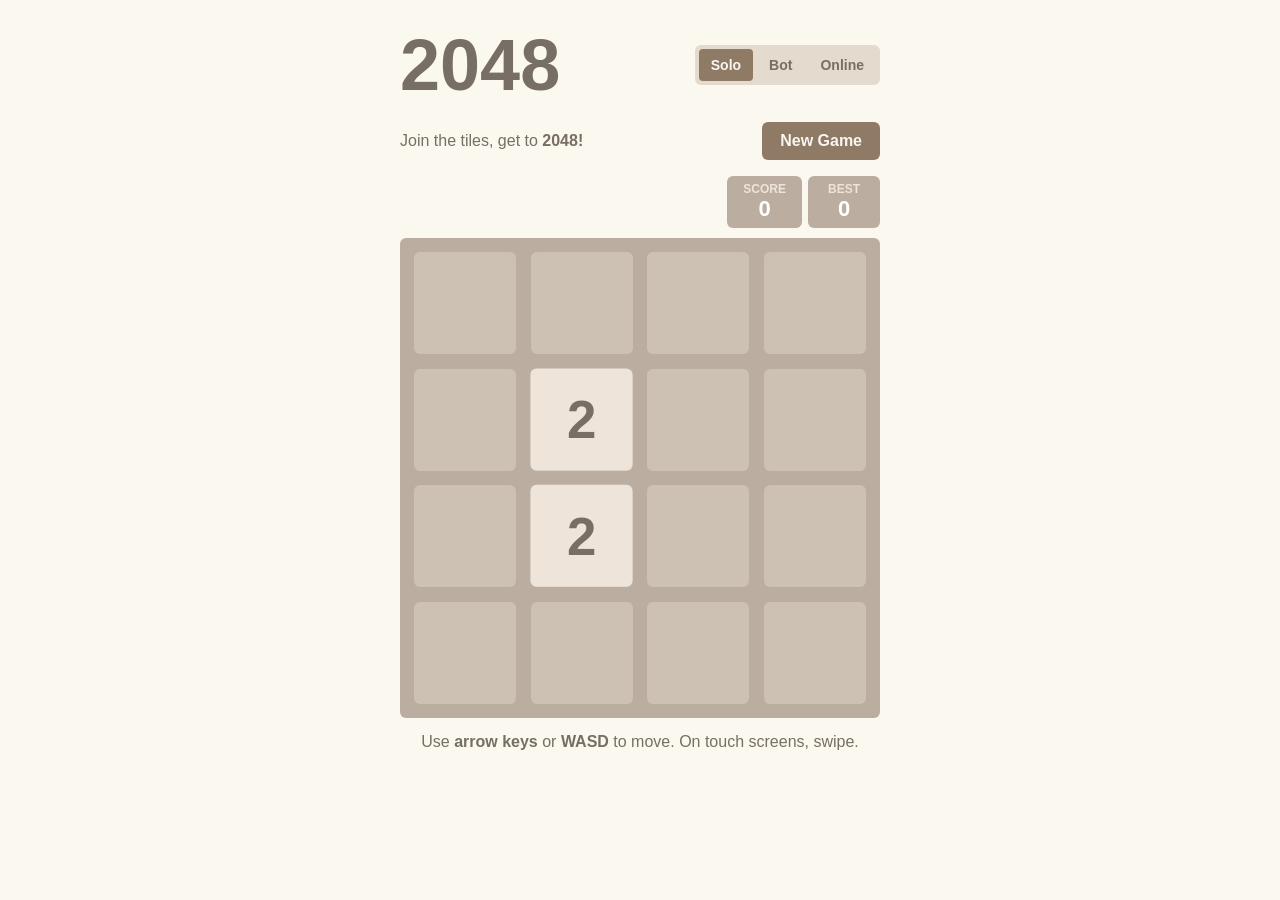
<file: index.html>
<!DOCTYPE html>
<html lang="en">
<head>
  <meta charset="UTF-8">
  <meta name="viewport" content="width=device-width, initial-scale=1.0, viewport-fit=cover">
  <title>2048 Stone Clash</title>
  <meta name="description" content="Classic 2048 plus online duels against a friend.">
  <meta name="theme-color" content="#bbada0">
  <meta name="apple-mobile-web-app-capable" content="yes">
  <meta name="apple-mobile-web-app-title" content="Stone Clash">
  <link rel="manifest" href="manifest.webmanifest">
  <link rel="icon" href="icons/favicon-32.png" sizes="32x32">
  <link rel="apple-touch-icon" href="icons/apple-touch-icon.png">
  <link rel="stylesheet" href="style.css">
</head>
<body>
  <main class="container" id="container">
    <header class="header">
      <h1 class="title">2048</h1>
      <nav class="modes" id="modes">
        <button class="mode-btn" data-mode="solo">Solo</button>
        <button class="mode-btn" data-mode="bot">Bot</button>
        <button class="mode-btn" data-mode="online">Online</button>
      </nav>
    </header>

    <div class="toolbar">
      <p class="intro" id="intro"></p>
      <button class="btn" id="new-game">New Game</button>
    </div>

    <div class="arena" id="arena"></div>

    <section class="lobby bot-setup" id="bot-setup" hidden>
      <div class="lobby-card">
        <h2>Play the computer</h2>
        <p>Same tiles for both of you. Pick the rules and how tough your opponent is.</p>
        <span class="pick-label">Rules</span>
        <div class="rules-pick">
          <label><input type="radio" name="bot-rules" value="race" checked><span>Race</span></label>
          <label><input type="radio" name="bot-rules" value="attack"><span>Attack</span></label>
        </div>
        <span class="pick-label">Opponent</span>
        <div class="rules-pick">
          <label><input type="radio" name="bot-level" value="easy"><span>Easy</span></label>
          <label><input type="radio" name="bot-level" value="medium" checked><span>Medium</span></label>
          <label><input type="radio" name="bot-level" value="hard"><span>Hard</span></label>
        </div>
        <button class="btn" id="start-bot">Start</button>
      </div>
    </section>

    <section class="lobby" id="lobby" hidden>
      <label class="name-row">
        <span class="pick-label">Your name</span>
        <input class="name-input" id="player-name" maxlength="16" placeholder="Shown to your opponent" autocomplete="nickname" spellcheck="false">
      </label>
      <p class="name-warning" id="name-warning" hidden>Please pick a different name. This one won't be shown to other players.</p>
      <div class="lobby-card quick-card">
        <h2>Quick match</h2>
        <p>Play someone random who's looking for a game right now.</p>
        <div class="rules-pick">
          <label><input type="radio" name="quick-rules" value="race"><span>Race</span></label>
          <label><input type="radio" name="quick-rules" value="attack" checked><span>Attack</span></label>
        </div>
        <button class="btn" id="find-match">Find a match</button>
        <div class="quick-lonely" id="quick-lonely" hidden>
          <p>Nobody's around right now. Play the bot instead?</p>
          <div class="share-buttons">
            <button class="btn btn-small" id="play-bot-instead">Play the bot</button>
            <button class="btn btn-small btn-quiet" id="keep-waiting">Keep waiting</button>
          </div>
        </div>
      </div>
      <div class="lobby-card">
        <h2>Create a room</h2>
        <div class="create-controls" id="create-controls">
          <p>Pick the rules, then invite a friend with a link or QR code.</p>
          <div class="rules-pick">
            <label><input type="radio" name="online-rules" value="race" checked><span>Race</span></label>
            <label><input type="radio" name="online-rules" value="attack"><span>Attack</span></label>
          </div>
          <button class="btn" id="create-room">Create room</button>
        </div>
        <div class="room-info" id="room-info" hidden>
          <div class="room-code-row">
            <span class="room-label">Room code</span>
            <span class="room-code" id="room-code"></span>
          </div>
          <div class="room-qr" id="room-qr" role="img" aria-label="QR code for the invite link"></div>
          <p class="room-qr-hint">Scan with a phone camera to join.</p>
          <input class="invite-link" id="invite-link" readonly aria-label="Invite link">
          <div class="share-buttons">
            <button class="btn btn-small" id="share-link" hidden>Share invite</button>
            <button class="btn btn-small btn-quiet" id="copy-link">Copy link</button>
          </div>
        </div>
      </div>
      <div class="lobby-card">
        <h2>Join a room</h2>
        <p>Enter the code your friend gave you.</p>
        <input class="code-input" id="join-code" maxlength="5" placeholder="ABCDE" autocomplete="off" spellcheck="false">
        <div class="share-buttons">
          <button class="btn" id="join-room">Join</button>
          <button class="btn btn-quiet" id="scan-qr">Scan QR code</button>
        </div>
      </div>
      <p class="lobby-status" id="lobby-status" role="status"></p>
      <p class="lobby-privacy"><a href="privacy.html">Privacy policy</a></p>
    </section>
  </main>

  <template id="panel-template">
    <section class="panel">
      <div class="panel-header">
        <span class="player-name"></span>
        <div class="scores">
          <div class="score-box">
            <span class="score-label">Score</span>
            <span class="score-value score"></span>
          </div>
          <div class="score-box best-box">
            <span class="score-label">Best</span>
            <span class="score-value best"></span>
          </div>
        </div>
      </div>

      <div class="board">
        <div class="grid"></div>
        <div class="tiles"></div>
        <div class="overlay">
          <p class="overlay-text"></p>
          <p class="overlay-sub" hidden></p>
          <div class="overlay-buttons">
            <button class="btn keep-going">Keep going</button>
            <button class="btn try-again"></button>
          </div>
        </div>
      </div>

      <p class="keys"></p>
    </section>
  </template>

  <script src="vendor/peerjs.min.js"></script>
  <script src="vendor/qrcode.js"></script>
  <div class="scanner" id="scanner" hidden>
    <video id="scanner-video" playsinline muted></video>
    <div class="scanner-frame" aria-hidden="true"></div>
    <div class="scanner-bar">
      <p id="scanner-status" role="status"></p>
      <button class="btn" id="scanner-close">Cancel</button>
    </div>
  </div>

  <script src="game.js"></script>
  <script src="wordfilter.js"></script>
  <script src="online.js"></script>
  <script src="scan.js"></script>
  <script src="bot.js"></script>
  <script src="main.js"></script>
</body>
</html>
</file>
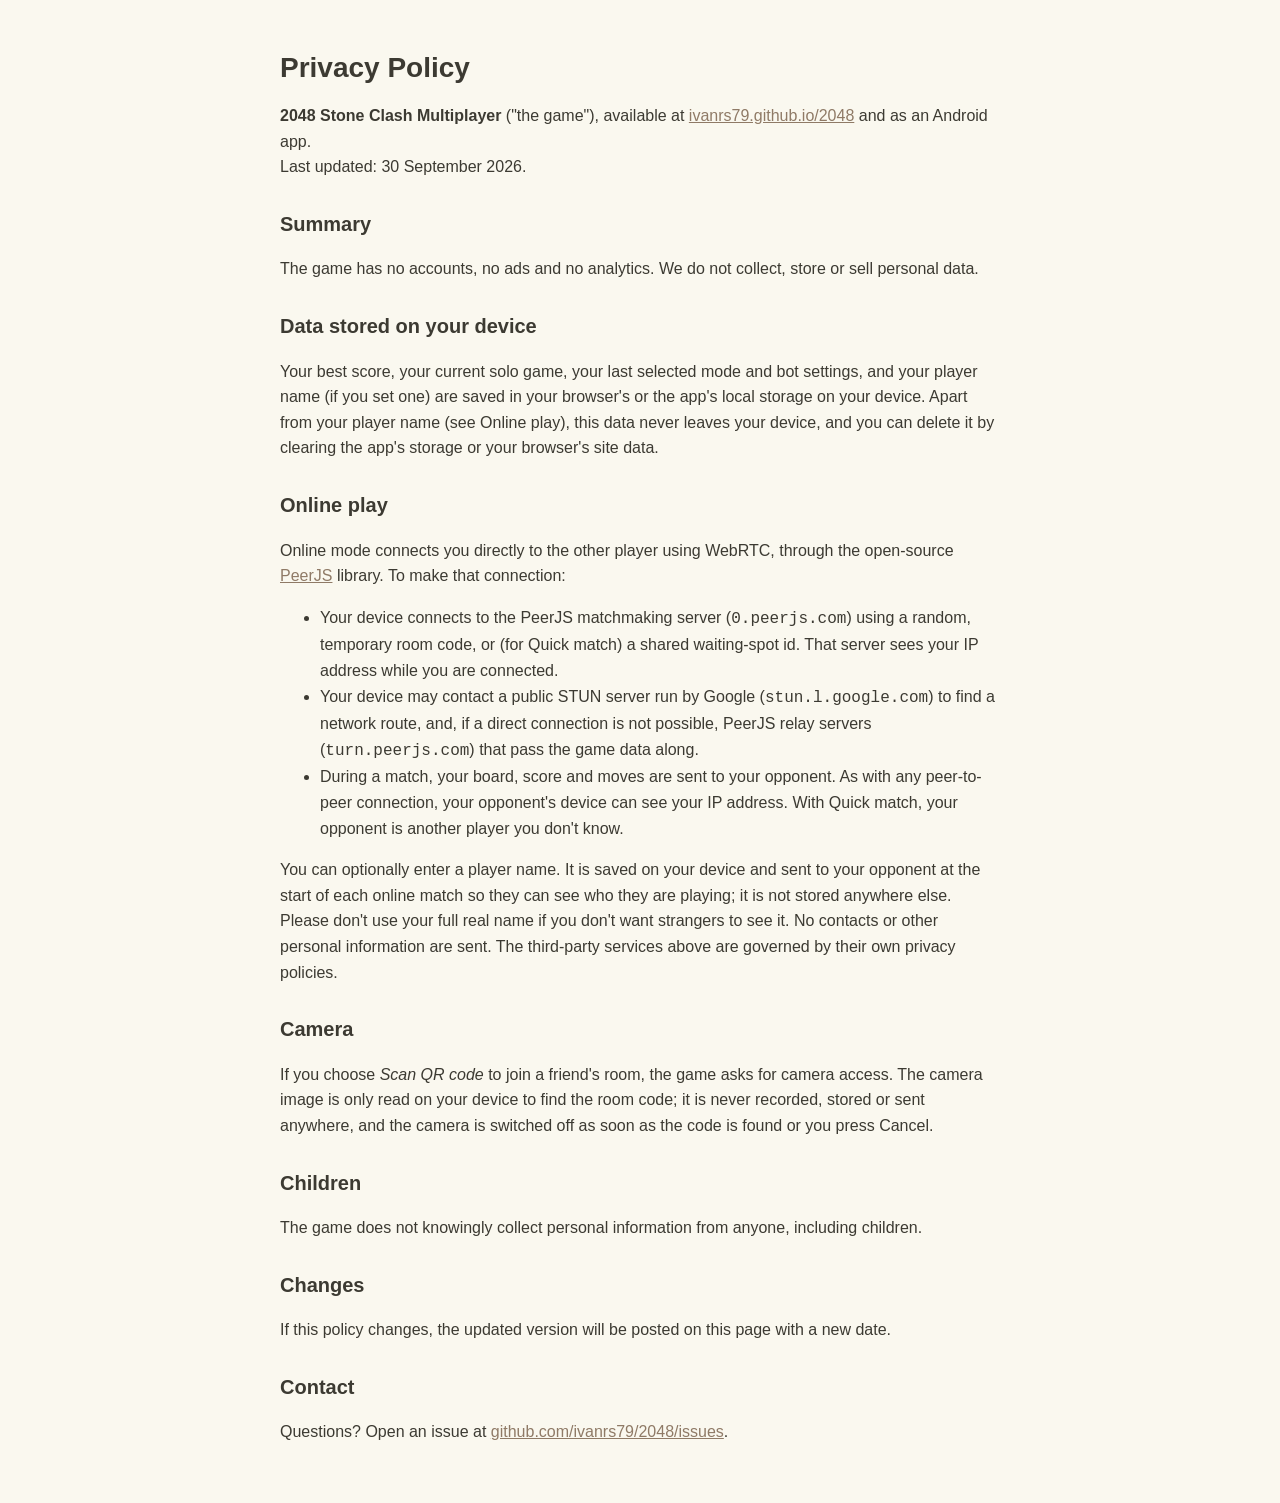
<file: privacy.html>
<!DOCTYPE html>
<html lang="en">
<head>
  <meta charset="UTF-8">
  <meta name="viewport" content="width=device-width, initial-scale=1.0">
  <title>Privacy Policy – 2048 Stone Clash Multiplayer</title>
  <link rel="icon" href="icons/favicon-32.png" sizes="32x32">
  <style>
    body { margin: 0; background: #faf8ef; color: #3c3a32; font: 16px/1.6 "Helvetica Neue", Arial, sans-serif; }
    main { max-width: 720px; margin: 0 auto; padding: 32px 20px 48px; }
    h1 { font-size: 28px; line-height: 1.2; }
    h2 { font-size: 20px; margin-top: 28px; }
    a { color: #8f7a66; }
  </style>
</head>
<body>
  <main>
    <h1>Privacy Policy</h1>
    <p><strong>2048 Stone Clash Multiplayer</strong> ("the game"), available at
      <a href="https://ivanrs79.github.io/2048/">ivanrs79.github.io/2048</a> and as an Android app.<br>
      Last updated: 30 September 2026.</p>

    <h2>Summary</h2>
    <p>The game has no accounts, no ads and no analytics. We do not collect, store or sell personal data.</p>

    <h2>Data stored on your device</h2>
    <p>Your best score, your current solo game, your last selected mode and bot settings, and your player name (if you set one) are saved in your browser's or
      the app's local storage on your device. Apart from your player name (see Online play), this data never leaves your device, and you can delete it by
      clearing the app's storage or your browser's site data.</p>

    <h2>Online play</h2>
    <p>Online mode connects you directly to the other player using WebRTC, through the open-source
      <a href="https://peerjs.com/">PeerJS</a> library. To make that connection:</p>
    <ul>
      <li>Your device connects to the PeerJS matchmaking server (<code>0.peerjs.com</code>) using a random,
        temporary room code, or (for Quick match) a shared waiting-spot id. That server sees your IP address while you are connected.</li>
      <li>Your device may contact a public STUN server run by Google (<code>stun.l.google.com</code>) to find a
        network route, and, if a direct connection is not possible, PeerJS relay servers
        (<code>turn.peerjs.com</code>) that pass the game data along.</li>
      <li>During a match, your board, score and moves are sent to your opponent. As with any peer-to-peer
        connection, your opponent's device can see your IP address. With Quick match, your opponent is another player you don't know.</li>
    </ul>
    <p>You can optionally enter a player name. It is saved on your device and sent to your opponent at the
      start of each online match so they can see who they are playing; it is not stored anywhere else.
      Please don't use your full real name if you don't want strangers to see it. No contacts or other
      personal information are sent. The third-party services above are governed by their own privacy policies.</p>

    <h2>Camera</h2>
    <p>If you choose <em>Scan QR code</em> to join a friend's room, the game asks for camera access. The camera
      image is only read on your device to find the room code; it is never recorded, stored or sent anywhere, and
      the camera is switched off as soon as the code is found or you press Cancel.</p>

    <h2>Children</h2>
    <p>The game does not knowingly collect personal information from anyone, including children.</p>

    <h2>Changes</h2>
    <p>If this policy changes, the updated version will be posted on this page with a new date.</p>

    <h2>Contact</h2>
    <p>Questions? Open an issue at
      <a href="https://github.com/ivanrs79/2048/issues">github.com/ivanrs79/2048/issues</a>.</p>
  </main>
</body>
</html>
</file>
<file: style.css>
:root {
  --radius: 6px;
  --bg: #faf8ef;
  --text: #776e65;
  --board-bg: #bbada0;
  --cell-bg: rgba(238, 228, 218, 0.35);
  --p1: #3d7ea6;
  --p2: #c0504d;
}

* {
  box-sizing: border-box;
}

[hidden] {
  display: none !important;
}

body {
  margin: 0;
  min-height: 100vh;
  background: var(--bg);
  color: var(--text);
  font-family: "Clear Sans", "Helvetica Neue", Arial, sans-serif;
  display: flex;
  justify-content: center;
  overscroll-behavior: none; /* no pull-to-refresh / bounce when installed as an app */
  -webkit-tap-highlight-color: transparent;
}

.container {
  width: min(92vw, 480px);
  /* Keep clear of notches and home indicators on phones. */
  padding: max(24px, env(safe-area-inset-top)) 0 max(24px, env(safe-area-inset-bottom));
}

.container.versus {
  width: min(96vw, 860px);
}

.header {
  display: flex;
  justify-content: space-between;
  align-items: center;
  flex-wrap: wrap;
  gap: 12px;
}

.title {
  font-size: clamp(48px, 14vw, 72px);
  margin: 0;
  font-weight: bold;
}

.modes {
  display: flex;
  gap: 4px;
  background: #e4dacd;
  padding: 4px;
  border-radius: var(--radius);
}

.mode-btn {
  background: transparent;
  color: var(--text);
  border: none;
  border-radius: 4px;
  padding: 8px 12px;
  font-size: 14px;
  font-weight: bold;
  cursor: pointer;
  font-family: inherit;
}

.mode-btn.active {
  background: #8f7a66;
  color: #f9f6f2;
}

.toolbar {
  display: flex;
  justify-content: space-between;
  align-items: center;
  margin: 16px 0;
  gap: 12px;
}

.intro {
  margin: 0;
  line-height: 1.4;
}

.btn {
  background: #8f7a66;
  color: #f9f6f2;
  border: none;
  border-radius: var(--radius);
  padding: 10px 18px;
  font-size: 16px;
  font-weight: bold;
  cursor: pointer;
  font-family: inherit;
  white-space: nowrap;
}

.btn:hover {
  background: #9f8b77;
}

/* ---------- Arena & panels ---------- */

.arena {
  display: flex;
  justify-content: space-between;
  gap: 24px;
}

.panel {
  --board: min(92vw, 480px);
  --gap: calc(var(--board) * 0.03);
}

/* Online: your board is the big one, the opponent's is a small live view. */
.arena.versus {
  justify-content: center;
  align-items: flex-start;
}

.arena.versus .panel.me {
  --board: min(60vw, 540px);
}

.arena.versus .panel.opponent {
  --board: min(28vw, 260px);
}

.panel.opponent .overlay-buttons {
  display: none;
}

.panel-header {
  display: flex;
  justify-content: space-between;
  align-items: center;
  margin-bottom: 10px;
  gap: 8px;
}

.player-name {
  font-size: clamp(16px, 3vw, 24px);
  font-weight: bold;
}

.panel.me .player-name { color: var(--p1); }
.panel.opponent .player-name { color: var(--p2); }

.scores {
  display: flex;
  gap: 6px;
}

.score-box {
  background: var(--board-bg);
  border-radius: var(--radius);
  padding: 6px 16px;
  min-width: 72px;
  text-align: center;
  color: #fff;
  display: flex;
  flex-direction: column;
}

.score-label {
  font-size: 12px;
  text-transform: uppercase;
  color: #eee4da;
  font-weight: bold;
}

.score-value {
  font-size: 22px;
  font-weight: bold;
}

.keys {
  margin: 12px 0 0;
  text-align: center;
  line-height: 1.5;
}

.keys.away {
  color: var(--p2);
  font-weight: bold;
}

/* ---------- Board ---------- */

.board {
  --size: 4;
  position: relative;
  width: var(--board);
  height: var(--board);
  background: var(--board-bg);
  border-radius: var(--radius);
  padding: var(--gap);
  touch-action: none;
  user-select: none;
}

.grid {
  display: grid;
  grid-template-columns: repeat(var(--size), 1fr);
  grid-template-rows: repeat(var(--size), 1fr);
  gap: var(--gap);
  width: 100%;
  height: 100%;
}

.cell {
  background: var(--cell-bg);
  border-radius: var(--radius);
}

.tiles {
  position: absolute;
  inset: var(--gap);
}

/* Outer element handles position (slide), inner handles pop animations. */
.tile {
  position: absolute;
  top: 0;
  left: 0;
  width: calc((100% - (var(--size) - 1) * var(--gap)) / var(--size));
  height: calc((100% - (var(--size) - 1) * var(--gap)) / var(--size));
  transform: translate(calc(var(--c) * (100% + var(--gap))), calc(var(--r) * (100% + var(--gap))));
  transition: transform 100ms ease-in-out;
  z-index: 2;
}

.tile.dying {
  z-index: 1;
}

.tile-inner {
  width: 100%;
  height: 100%;
  border-radius: var(--radius);
  display: flex;
  align-items: center;
  justify-content: center;
  font-weight: bold;
  font-size: calc(var(--board) * 0.11);
  background: #eee4da;
  color: var(--text);
}

.tile.new .tile-inner {
  animation: appear 200ms ease 100ms backwards;
}

.tile.merged .tile-inner {
  animation: pop 200ms ease 100ms backwards;
}

.tile.stone.new .tile-inner {
  animation: drop 300ms ease-in 100ms backwards;
}

.tile.stone.dying .tile-inner {
  animation: crumble 200ms ease forwards;
}

@keyframes appear {
  from { opacity: 0; transform: scale(0); }
  to { opacity: 1; transform: scale(1); }
}

@keyframes pop {
  0% { transform: scale(0); }
  50% { transform: scale(1.2); }
  100% { transform: scale(1); }
}

@keyframes drop {
  from { opacity: 0; transform: scale(1.8); }
  to { opacity: 1; transform: scale(1); }
}

@keyframes crumble {
  to { opacity: 0; transform: scale(0.6) rotate(15deg); }
}

/* ---------- Tile colors ---------- */

.tile[data-value="2"] .tile-inner { background: #eee4da; }
.tile[data-value="4"] .tile-inner { background: #ede0c8; }
.tile[data-value="8"] .tile-inner { background: #f2b179; color: #f9f6f2; }
.tile[data-value="16"] .tile-inner { background: #f59563; color: #f9f6f2; }
.tile[data-value="32"] .tile-inner { background: #f67c5f; color: #f9f6f2; }
.tile[data-value="64"] .tile-inner { background: #f65e3b; color: #f9f6f2; }
.tile[data-value="128"] .tile-inner { background: #edcf72; color: #f9f6f2; box-shadow: 0 0 20px 4px rgba(243, 215, 116, 0.3); }
.tile[data-value="256"] .tile-inner { background: #edcc61; color: #f9f6f2; box-shadow: 0 0 20px 4px rgba(243, 215, 116, 0.4); }
.tile[data-value="512"] .tile-inner { background: #edc850; color: #f9f6f2; box-shadow: 0 0 20px 4px rgba(243, 215, 116, 0.5); }
.tile[data-value="1024"] .tile-inner { background: #edc53f; color: #f9f6f2; box-shadow: 0 0 20px 4px rgba(243, 215, 116, 0.6); }
.tile[data-value="2048"] .tile-inner { background: #edc22e; color: #f9f6f2; box-shadow: 0 0 24px 6px rgba(243, 215, 116, 0.7); }
.tile.super .tile-inner { background: #3c3a32; color: #f9f6f2; }

.tile.stone .tile-inner {
  background: repeating-linear-gradient(45deg, #5d5750, #5d5750 6px, #534d47 6px, #534d47 12px);
  color: rgba(249, 246, 242, 0.75);
  font-size: calc(var(--board) * 0.06);
  box-shadow: inset 0 0 0 3px #45403b;
}

.tile.digits-3 .tile-inner { font-size: calc(var(--board) * 0.09); }
.tile.digits-4 .tile-inner { font-size: calc(var(--board) * 0.07); }
.tile.digits-5 .tile-inner { font-size: calc(var(--board) * 0.055); }

/* ---------- Overlay ---------- */

.overlay {
  position: absolute;
  inset: 0;
  border-radius: var(--radius);
  display: none;
  flex-direction: column;
  align-items: center;
  justify-content: center;
  gap: 16px;
  background: rgba(238, 228, 218, 0.73);
  z-index: 10;
  animation: fade-in 600ms ease 400ms backwards;
}

.overlay.visible {
  display: flex;
}

.overlay.won {
  background: rgba(237, 194, 46, 0.5);
  color: #f9f6f2;
}

.overlay-text {
  margin: 0;
  font-size: calc(var(--board) * 0.12);
  font-weight: bold;
  text-align: center;
}

.overlay-sub {
  margin: -8px 16px 0;
  font-size: 16px;
  font-weight: bold;
  text-align: center;
}

.overlay-buttons {
  display: flex;
  gap: 8px;
}

@keyframes fade-in {
  from { opacity: 0; }
  to { opacity: 1; }
}

.bot-setup {
  grid-template-columns: 1fr;
}

.quick-card {
  grid-column: 1 / -1;
}

.quick-lonely {
  width: 100%;
  display: flex;
  flex-direction: column;
  gap: 8px;
  padding: 12px;
  border-radius: var(--radius);
  background: #faf8ef;
  animation: fade-in 300ms ease;
}

.quick-lonely p {
  font-weight: bold;
}

.btn-quiet {
  background: transparent;
  color: #8f7a66;
  box-shadow: inset 0 0 0 2px #8f7a66;
}

.btn-quiet:hover {
  background: #f3ece4;
}

.name-row {
  grid-column: 1 / -1;
  display: flex;
  align-items: center;
  gap: 10px;
}

.name-row .pick-label {
  margin: 0;
  white-space: nowrap;
}

.name-input {
  flex: 1;
  min-width: 0;
  max-width: 260px;
  padding: 8px 10px;
  border: 2px solid #bbada0;
  border-radius: var(--radius);
  background: #faf8ef;
  color: #3c3a32;
  font-family: inherit;
  font-size: 16px; /* 16px+ stops phones zooming in on focus */
  font-weight: bold;
}

.name-input::placeholder {
  color: #c9bdb1;
  font-weight: normal;
}

.name-input:focus {
  outline: none;
  border-color: #8f7a66;
}

.name-input.invalid {
  border-color: var(--p2);
}

.name-warning {
  grid-column: 1 / -1;
  margin: -8px 0 0;
  color: var(--p2);
  font-size: 14px;
  font-weight: bold;
}

/* ---------- QR scanner ---------- */

.scanner {
  position: fixed;
  inset: 0;
  z-index: 100;
  background: #000;
  display: flex;
  flex-direction: column;
}

.scanner video {
  flex: 1;
  width: 100%;
  min-height: 0;
  object-fit: cover;
}

.scanner-frame {
  position: absolute;
  top: 40%;
  left: 50%;
  width: min(65vw, 65vh, 320px);
  aspect-ratio: 1;
  transform: translate(-50%, -50%);
  border: 4px solid rgba(255, 255, 255, 0.9);
  border-radius: 18px;
  box-shadow: 0 0 0 9999px rgba(0, 0, 0, 0.35);
  pointer-events: none;
}

.scanner-bar {
  position: relative;
  padding: 16px 20px max(20px, env(safe-area-inset-bottom));
  background: var(--bg);
  display: flex;
  flex-direction: column;
  align-items: center;
  gap: 12px;
  text-align: center;
}

.scanner-bar p {
  margin: 0;
  font-weight: bold;
  line-height: 1.4;
}

.pick-label {
  font-size: 12px;
  font-weight: bold;
  text-transform: uppercase;
  margin-bottom: -6px;
}

.lobby-privacy {
  grid-column: 1 / -1;
  margin: 0;
  text-align: center;
  font-size: 13px;
}

.lobby-privacy a {
  color: #a39588;
}

/* ---------- Online lobby ---------- */

.lobby {
  display: grid;
  grid-template-columns: 1fr 1fr;
  gap: 16px;
}

.lobby-card {
  background: #eee4da;
  border-radius: var(--radius);
  padding: 20px;
  display: flex;
  flex-direction: column;
  align-items: flex-start;
  gap: 12px;
}

.lobby-card h2 {
  margin: 0;
  font-size: 22px;
}

.lobby-card p {
  margin: 0;
  line-height: 1.4;
}

.rules-pick {
  display: flex;
  gap: 4px;
  background: #e4dacd;
  padding: 4px;
  border-radius: var(--radius);
}

.rules-pick input {
  position: absolute;
  opacity: 0;
}

.rules-pick span {
  display: block;
  padding: 6px 14px;
  border-radius: 4px;
  font-weight: bold;
  cursor: pointer;
}

.rules-pick input:checked + span {
  background: #8f7a66;
  color: #f9f6f2;
}

.rules-pick input:focus-visible + span {
  outline: 2px solid var(--p1);
}

.create-controls {
  display: flex;
  flex-direction: column;
  align-items: flex-start;
  gap: 12px;
}

.room-info {
  display: flex;
  flex-direction: column;
  align-items: center;
  gap: 10px;
  width: 100%;
}

.room-code-row {
  display: flex;
  align-items: baseline;
  gap: 10px;
}

.room-qr {
  width: 180px;
  background: #fff;
  border-radius: var(--radius);
  padding: 6px;
  line-height: 0;
}

.room-qr svg {
  width: 100%;
  height: auto;
}

.room-qr-hint {
  font-size: 14px;
  text-align: center;
}

.invite-link {
  width: 100%;
  padding: 6px 8px;
  border: 2px solid #bbada0;
  border-radius: var(--radius);
  background: #faf8ef;
  color: var(--text);
  font-family: inherit;
  font-size: 13px;
}

.invite-link:focus {
  outline: none;
  border-color: #8f7a66;
}

.share-buttons {
  display: flex;
  gap: 8px;
}

.room-label {
  font-size: 12px;
  text-transform: uppercase;
  font-weight: bold;
}

.room-code,
.code-input {
  font-family: "Consolas", "Courier New", monospace;
  font-size: 28px;
  font-weight: bold;
  letter-spacing: 4px;
  color: #3c3a32;
}

.code-input {
  width: 100%;
  max-width: 200px;
  padding: 6px 10px;
  border: 2px solid #bbada0;
  border-radius: var(--radius);
  background: #faf8ef;
  text-transform: uppercase;
}

.code-input::placeholder {
  color: #d6cdc4;
}

.code-input:focus {
  outline: none;
  border-color: #8f7a66;
}

.btn:disabled {
  opacity: 0.5;
  cursor: default;
}

.btn-small {
  padding: 6px 12px;
  font-size: 14px;
}

.lobby-status {
  grid-column: 1 / -1;
  margin: 0;
  min-height: 1.4em;
  font-weight: bold;
  text-align: center;
}

.room-tag {
  display: inline-block;
  margin-left: 6px;
  padding: 1px 8px;
  border-radius: 4px;
  background: #e4dacd;
  font-family: "Consolas", "Courier New", monospace;
  font-weight: bold;
  white-space: nowrap;
}

@media (max-width: 640px) {
  .lobby {
    grid-template-columns: 1fr;
  }
  /* Phones: opponent becomes a compact strip above your full-width board,
     and the page chrome is tightened so the board gets as much height as possible. */
  .container.versus .title {
    font-size: 40px;
  }
  .container.versus .toolbar {
    margin: 10px 0;
  }
  .container.versus .intro {
    font-size: 14px;
  }
  .arena.versus {
    flex-direction: column;
    align-items: stretch;
    gap: 10px;
  }
  .arena.versus .panel.me {
    --board: 96vw; /* full width of the versus container; fitBoard() may shrink it */
  }
  .arena.versus .panel.me .board {
    margin: 0 auto;
  }
  .arena.versus .panel.me .panel-header {
    margin-bottom: 6px;
  }
  .arena.versus .panel.me .keys {
    margin-top: 6px;
    font-size: 13px;
  }
  .arena.versus .panel.opponent {
    --board: 26vw;
    order: -1;
    display: grid;
    grid-template-columns: auto 1fr;
    grid-template-areas: "board header" "board keys";
    column-gap: 12px;
    align-items: center;
  }
  .panel.opponent .board {
    grid-area: board;
  }
  .panel.opponent .panel-header {
    grid-area: header;
    flex-direction: column;
    align-items: flex-start;
    align-self: end;
    margin: 0;
  }
  .panel.opponent .keys {
    grid-area: keys;
    align-self: start;
    text-align: left;
    margin: 4px 0 0;
    font-size: 13px;
  }
}
</file>
